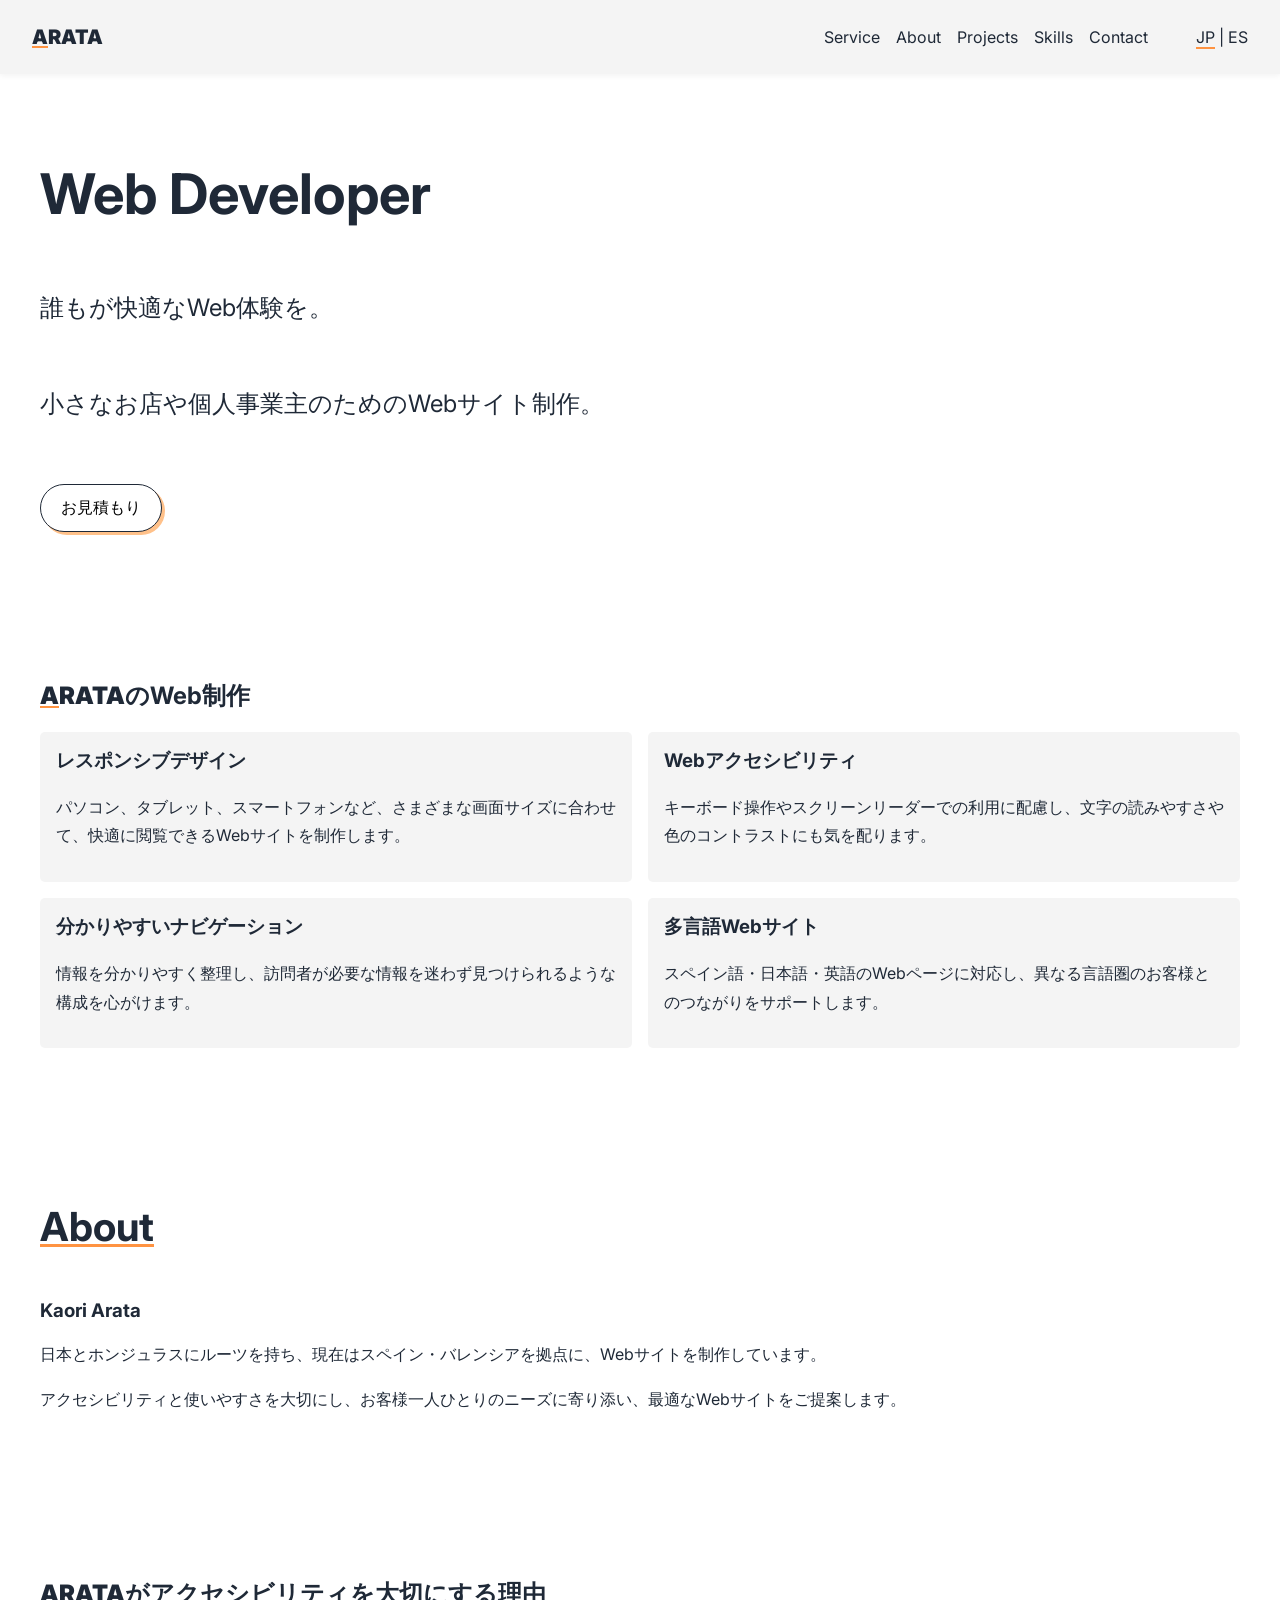
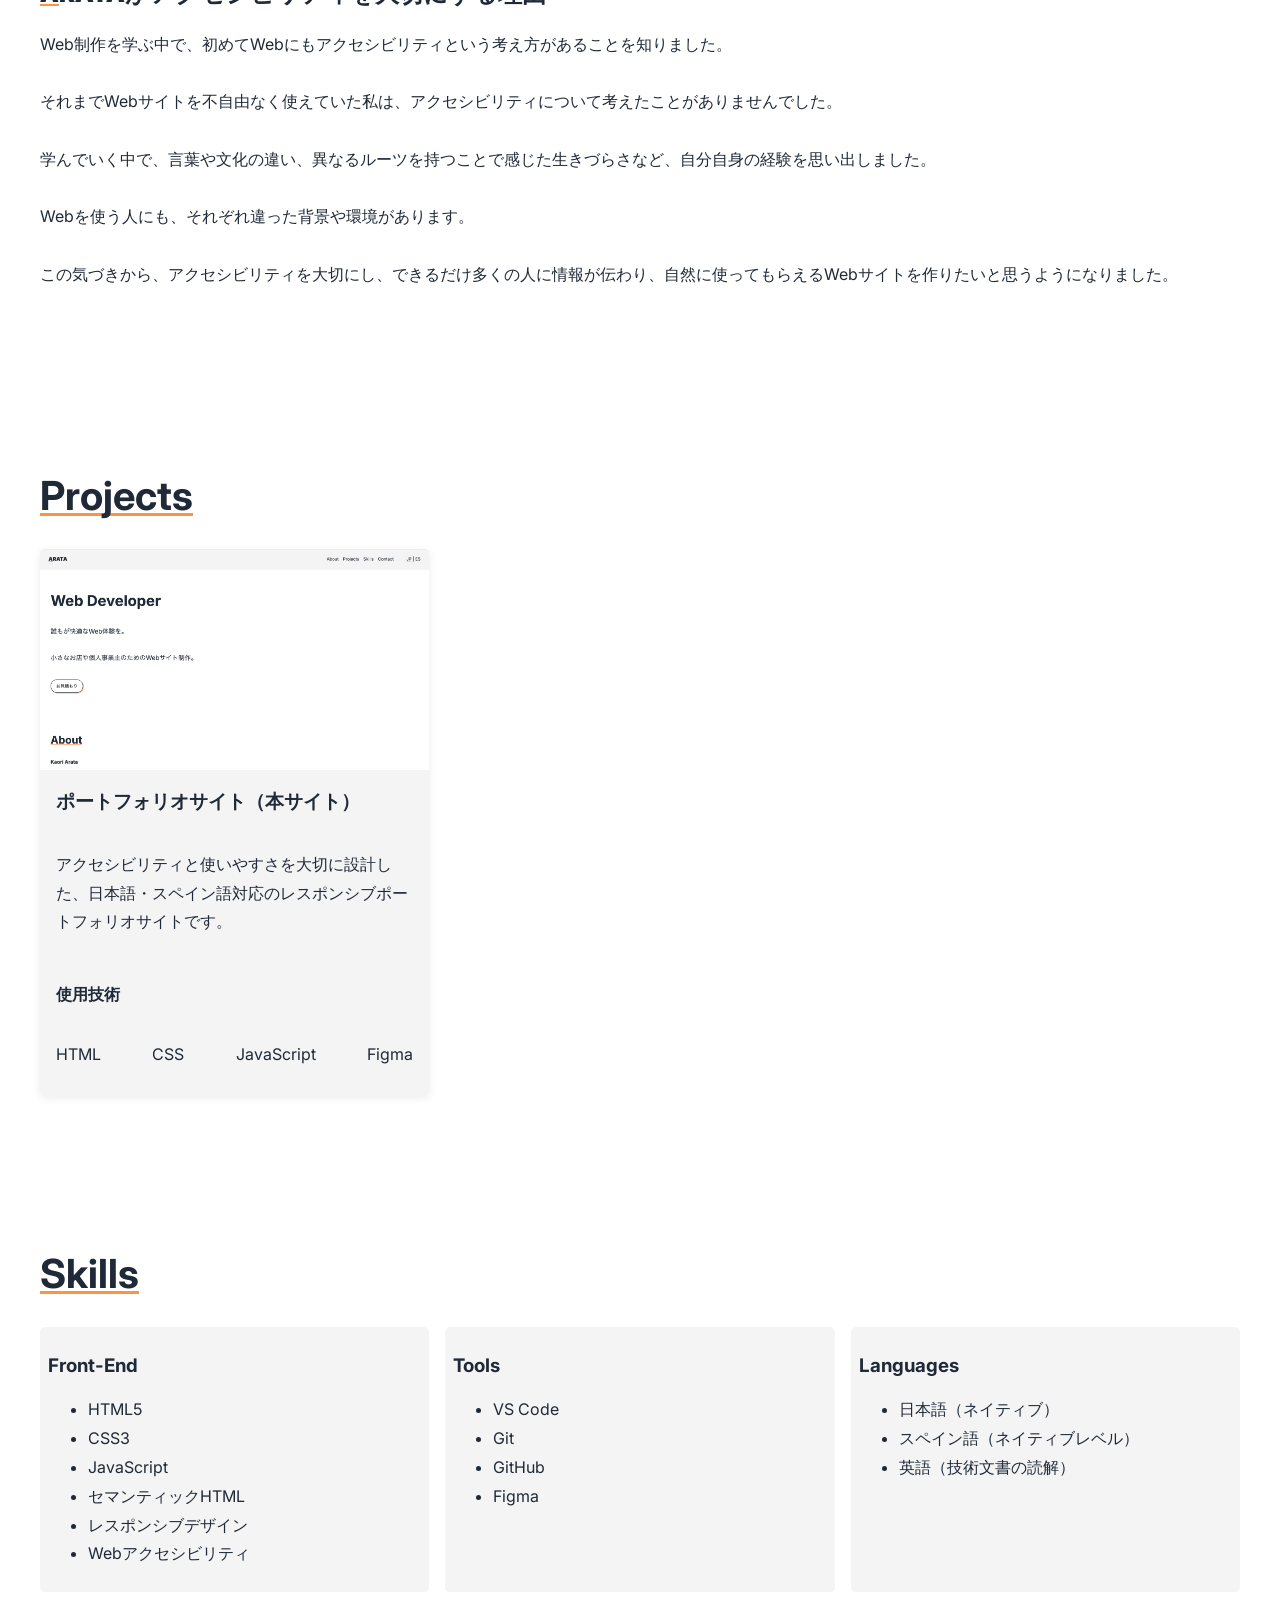
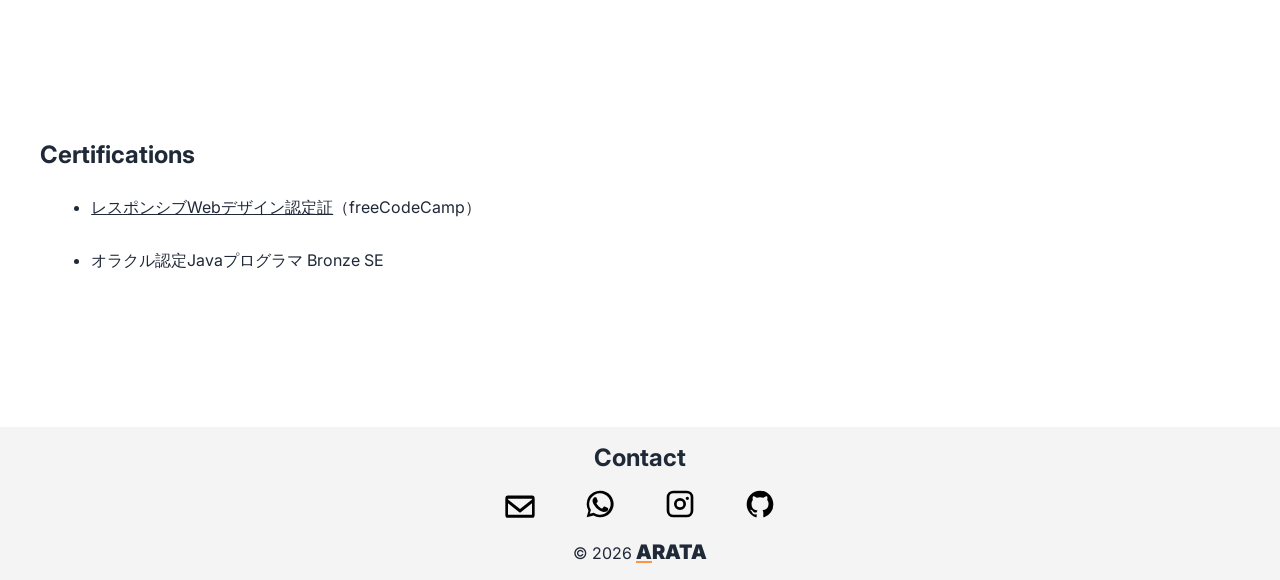
<file: index.html>
<!DOCTYPE html>
<html lang="ja">

<head>
    <meta charset="UTF-8">
    <meta name="viewport" content="width=device-width, initial-scale=1.0">
    <meta name="description" content="アクセシビリティとレスポンシブデザインを重視したWebサイトを制作しています。日本語・スペイン語対応のホームページ制作ならARATAへ。">
    <title>ARATA Web Developer | Portfolio</title>
    <link rel="preconnect" href="https://fonts.googleapis.com">
    <link rel="preconnect" href="https://fonts.gstatic.com" crossorigin>
    <link href="https://fonts.googleapis.com/css2?family=Inter:wght@100..900&display=swap" rel="stylesheet">
    <link rel="stylesheet" href="css/style.css">
</head>

<body>
    <a class="skip-link" href="#main">メインコンテンツへスキップ</a>
    <header>
        <h1 class="logo"><a href="#top"><span>A</span>RATA</a></h1>

        <button class="menu-toggle" type="button" aria-expanded="false" aria-controls="main-menu" aria-label="メニューを開く">
            <span></span>
            <span></span>
            <span></span>
        </button>

        <nav class="nav-bar" aria-label="メインナビゲーション">
            <ul id="main-menu">
                <li><a href="#services">Service</a></li>
                <li><a href="#about">About</a></li>
                <li><a href="#projects">Projects</a></li>
                <li><a href="#skills">Skills</a></li>
                <li><a href="#contact">Contact</a></li>
            </ul>

            <div class="language" aria-label="言語">
                <span class="jp" aria-current="page">JP</span>
                <span aria-hidden="true"> | </span>
                <a class="es" href="es/index.html">ES</a>
            </div>
        </nav>
    </header>
    <main id="main">
        <section class="hero" id="top">
            <h2>Web Developer</h2>
            <p>誰もが快適なWeb体験を。</p>
            <p>小さなお店や個人事業主のためのWebサイト制作。</p>
            <a class="hero-button" href="#contact">お見積もり</a>
        </section>

        <section class="services" id="services">
            <h2><span class="brand-name"><span>A</span>RATA</span>のWeb制作</h2>
            <div class="services-container">
                <article class="service-card">
                    <h3>レスポンシブデザイン</h3>
                    <p>パソコン、タブレット、スマートフォンなど、さまざまな画面サイズに合わせて、快適に閲覧できるWebサイトを制作します。</p>
                </article>

                <article class="service-card">
                    <h3>Webアクセシビリティ</h3>
                    <p>キーボード操作やスクリーンリーダーでの利用に配慮し、文字の読みやすさや色のコントラストにも気を配ります。</p>
                </article>

                <article class="service-card">
                    <h3>分かりやすいナビゲーション</h3>
                    <p>情報を分かりやすく整理し、訪問者が必要な情報を迷わず見つけられるような構成を心がけます。</p>
                </article>

                <article class="service-card">
                    <h3>多言語Webサイト</h3>
                    <p>スペイン語・日本語・英語のWebページに対応し、異なる言語圏のお客様とのつながりをサポートします。</p>
                </article>
            </div>
        </section>

        <section class="about" id="about">
            <h2 class="title">About</h2>
            <!--
            <img src="images/profile.jpg" alt="Kaori Arata">
            -->
            <h3>Kaori Arata</h3>
            <p>日本とホンジュラスにルーツを持ち、現在はスペイン・バレンシアを拠点に、Webサイトを制作しています。</p>
            <p>アクセシビリティと使いやすさを大切にし、お客様一人ひとりのニーズに寄り添い、最適なWebサイトをご提案します。
            </p>
        </section>

        <section class="philosophy">
            <h2><span class="brand-name"><span>A</span>RATA</span>がアクセシビリティを大切にする理由</h2>
            <p>Web制作を学ぶ中で、初めてWebにもアクセシビリティという考え方があることを知りました。</p>
            <p>それまでWebサイトを不自由なく使えていた私は、アクセシビリティについて考えたことがありませんでした。</p>
            <p>学んでいく中で、言葉や文化の違い、異なるルーツを持つことで感じた生きづらさなど、自分自身の経験を思い出しました。</p>
            <p>Webを使う人にも、それぞれ違った背景や環境があります。</p>
            <p>この気づきから、アクセシビリティを大切にし、できるだけ多くの人に情報が伝わり、自然に使ってもらえるWebサイトを作りたいと思うようになりました。</p>
        </section>

        <section class="projects" id="projects">
            <h2 class="title">Projects</h2>
            <div class="cards">
                <article class="card">
                    <img src="images/portfolio-jp.png" alt="ARATA Web Developerの日本語版ポートフォリオサイトのトップページ">
                    <h3>ポートフォリオサイト（本サイト）</h3>
                    <p>アクセシビリティと使いやすさを大切に設計した、日本語・スペイン語対応のレスポンシブポートフォリオサイトです。</p>
                    <h4>使用技術</h4>
                    <ul>
                        <li>HTML</li>
                        <li>CSS</li>
                        <li>JavaScript</li>
                        <li>Figma</li>
                    </ul>
                </article>
            </div>
        </section>

        <section class="skills" id="skills">
            <h2 class="title">Skills</h2>
            <div class="grid-skill">
                <div class="skill">
                    <h3>Front-End</h3>
                    <ul>
                        <li>HTML5</li>
                        <li>CSS3</li>
                        <li>JavaScript</li>
                        <li>セマンティックHTML</li>
                        <li>レスポンシブデザイン</li>
                        <li>Webアクセシビリティ</li>
                    </ul>
                </div>
                <div class="skill">
                    <h3>Tools</h3>
                    <ul>
                        <li>VS Code</li>
                        <li>Git</li>
                        <li>GitHub</li>
                        <li>Figma</li>
                    </ul>
                </div>
                <div class="skill">
                    <h3>Languages</h3>
                    <ul>
                        <li>日本語（ネイティブ）</li>
                        <li>スペイン語（ネイティブレベル）</li>
                        <li>英語（技術文書の読解）</li>
                    </ul>
                </div>
            </div>
        </section>

        <section class="certifications">
            <h2>Certifications</h2>
            <ul>
                <li>
                    <a href="https://www.freecodecamp.org/certification/kaori-arata/responsive-web-design-v9"
                        target="_blank" rel="noopener noreferrer">
                        レスポンシブWebデザイン認定証
                    </a>（freeCodeCamp）
                </li>
                <li>オラクル認定Javaプログラマ Bronze SE</li>
            </ul>
        </section>
    </main>

    <footer id="contact">
        <h2>Contact</h2>

        <div class="contact-links">
            <a href="mailto:kaoria.dev@gmail.com" aria-label="Mail">
                <svg xmlns="http://www.w3.org/2000/svg" viewBox="0 0 24 24" aria-hidden="true">
                    <path
                        d="M3 5h18a2 2 0 0 1 2 2v10a2 2 0 0 1-2 2H3a2 2 0 0 1-2-2V7a2 2 0 0 1 2-2zm0 2v.5l9 6 9-6V7H3zm18 10V9.9l-8.45 5.63a1 1 0 0 1-1.1 0L3 9.9V17h18z"
                        transform="translate(0 -0.4) scale(1 1.2)" />
                </svg>
            </a>
            <a href="https://wa.me/34623444684" target="_blank" rel="noopener noreferrer" aria-label="WhatsApp">
                <svg xmlns="http://www.w3.org/2000/svg" viewBox="0 0 24 24" aria-hidden="true">
                    <!-- circle -->
                    <path d="M12 2a10 10 0 0 0-8.66 15L2 22l5.18-1.36A10 10 0 1 0 12 2z
                            m0 2a8 8 0 1 1-4.1 14.87l-.55-.32-3.01.79.83-2.95-.34-.57A8 8 0 0 1 12 4z" />

                    <!-- phone -->
                    <path
                        d="M9.9 7.4c-.2 0-.5.1-.7.4-.3.3-1 1-1 2.4s1 2.8 1.2 3c.1.2 2 3.2 4.9 4.4.7.3 1.2.4 1.7.6.7.2 1.3.2 1.8.1.6-.1 1.7-.7 2-1.4.2-.7.2-1.3.1-1.4-.1-.1-.3-.2-.6-.3l-2-.9c-.3-.1-.5-.1-.7.2-.2.3-.7.9-.9 1.1-.2.2-.3.2-.6.1-.3-.1-1.2-.5-2.2-1.5-.9-.8-1.5-1.8-1.7-2.1-.2-.3 0-.5.1-.6.1-.1.3-.3.5-.5.1-.2.2-.3.3-.5.1-.2 0-.4 0-.5-.1-.1-.7-1.6-.9-2.2-.2-.6-.5-.5-.7-.5h-.6z"
                        transform="translate(-1.8 -0.4)" />
                </svg>
            </a>
            <a href="https://www.instagram.com/arata_dev_?igsh=cXR1aG8zaXQ3eGp3&utm_source=qr" target="_blank"
                rel="noopener noreferrer" aria-label="Instagram">
                <svg xmlns="http://www.w3.org/2000/svg" viewBox="0 0 24 24" aria-hidden="true">
                    <path
                        d="M7 2h10a5 5 0 0 1 5 5v10a5 5 0 0 1-5 5H7a5 5 0 0 1-5-5V7a5 5 0 0 1 5-5zm0 2a3 3 0 0 0-3 3v10a3 3 0 0 0 3 3h10a3 3 0 0 0 3-3V7a3 3 0 0 0-3-3H7zm5 3.5A4.5 4.5 0 1 1 7.5 12 4.5 4.5 0 0 1 12 7.5zm0 2A2.5 2.5 0 1 0 14.5 12 2.5 2.5 0 0 0 12 9.5zM17.5 6.5A1.25 1.25 0 1 1 16.25 7.75 1.25 1.25 0 0 1 17.5 6.5z" />
                </svg>
            </a>
            <a href="https://github.com/kaori-arata" target="_blank" rel="noopener noreferrer" aria-label="GitHub">
                <svg xmlns="http://www.w3.org/2000/svg" viewBox="0 0 24 24" aria-hidden="true">
                    <path
                        d="M12 2C6.48 2 2 6.58 2 12.26c0 4.54 2.87 8.39 6.84 9.75.5.1.68-.22.68-.49 0-.24-.01-.89-.01-1.75-2.78.62-3.37-1.37-3.37-1.37-.46-1.2-1.11-1.52-1.11-1.52-.91-.64.07-.63.07-.63 1 .07 1.53 1.06 1.53 1.06.9 1.57 2.36 1.12 2.94.86.09-.67.35-1.12.64-1.38-2.22-.26-4.56-1.14-4.56-5.07 0-1.12.39-2.03 1.03-2.75-.1-.26-.45-1.3.1-2.71 0 0 .84-.28 2.75 1.05a9.2 9.2 0 0 1 5-.02c1.91-1.33 2.75-1.05 2.75-1.05.55 1.41.2 2.45.1 2.71.64.72 1.03 1.63 1.03 2.75 0 3.94-2.35 4.8-4.59 5.05.36.32.68.95.68 1.91 0 1.38-.01 2.49-.01 2.83 0 .27.18.6.69.49A10.27 10.27 0 0 0 22 12.26C22 6.58 17.52 2 12 2z" />
                </svg>
            </a>
        </div>
        <span class="copyright">
            &copy; 2026
            <span class="logo"><span>A</span>RATA</span>
        </span>
    </footer>
    <script src="js/script.js"></script>
</body>

</html>
</file>
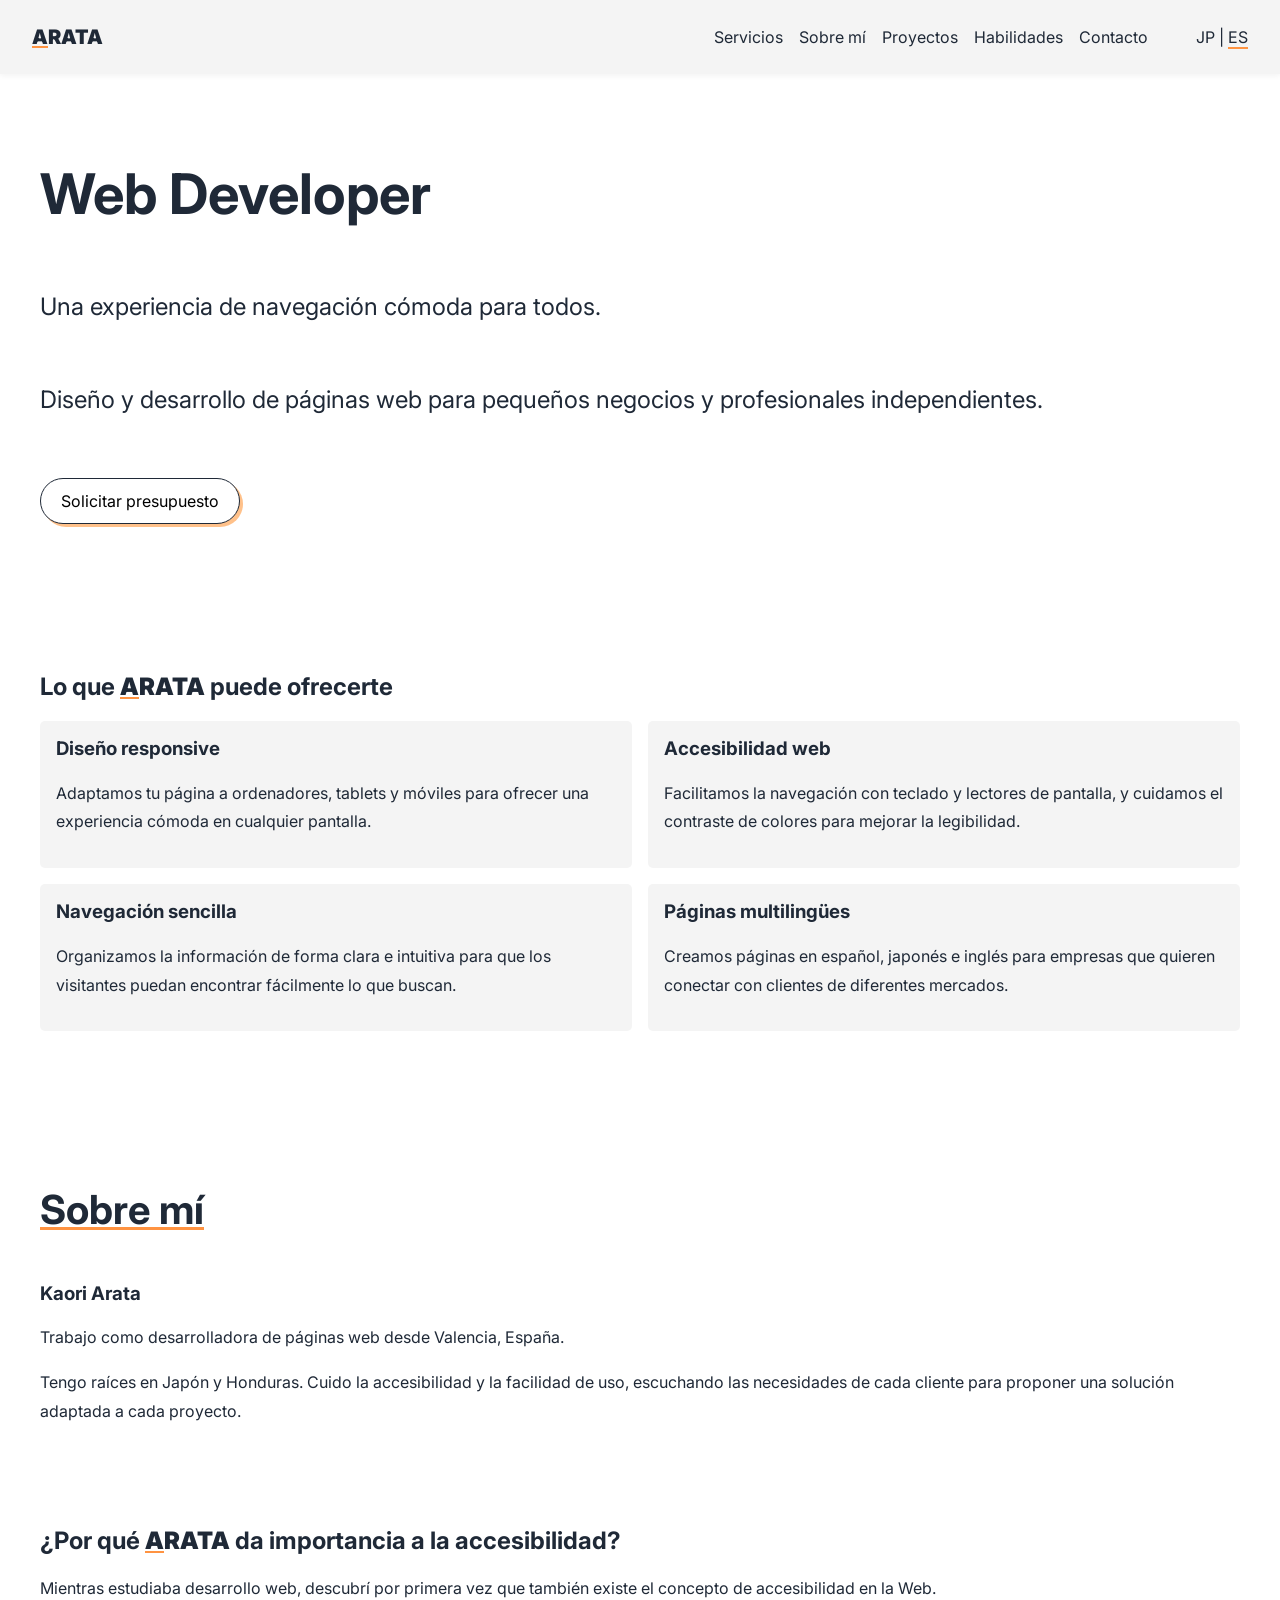
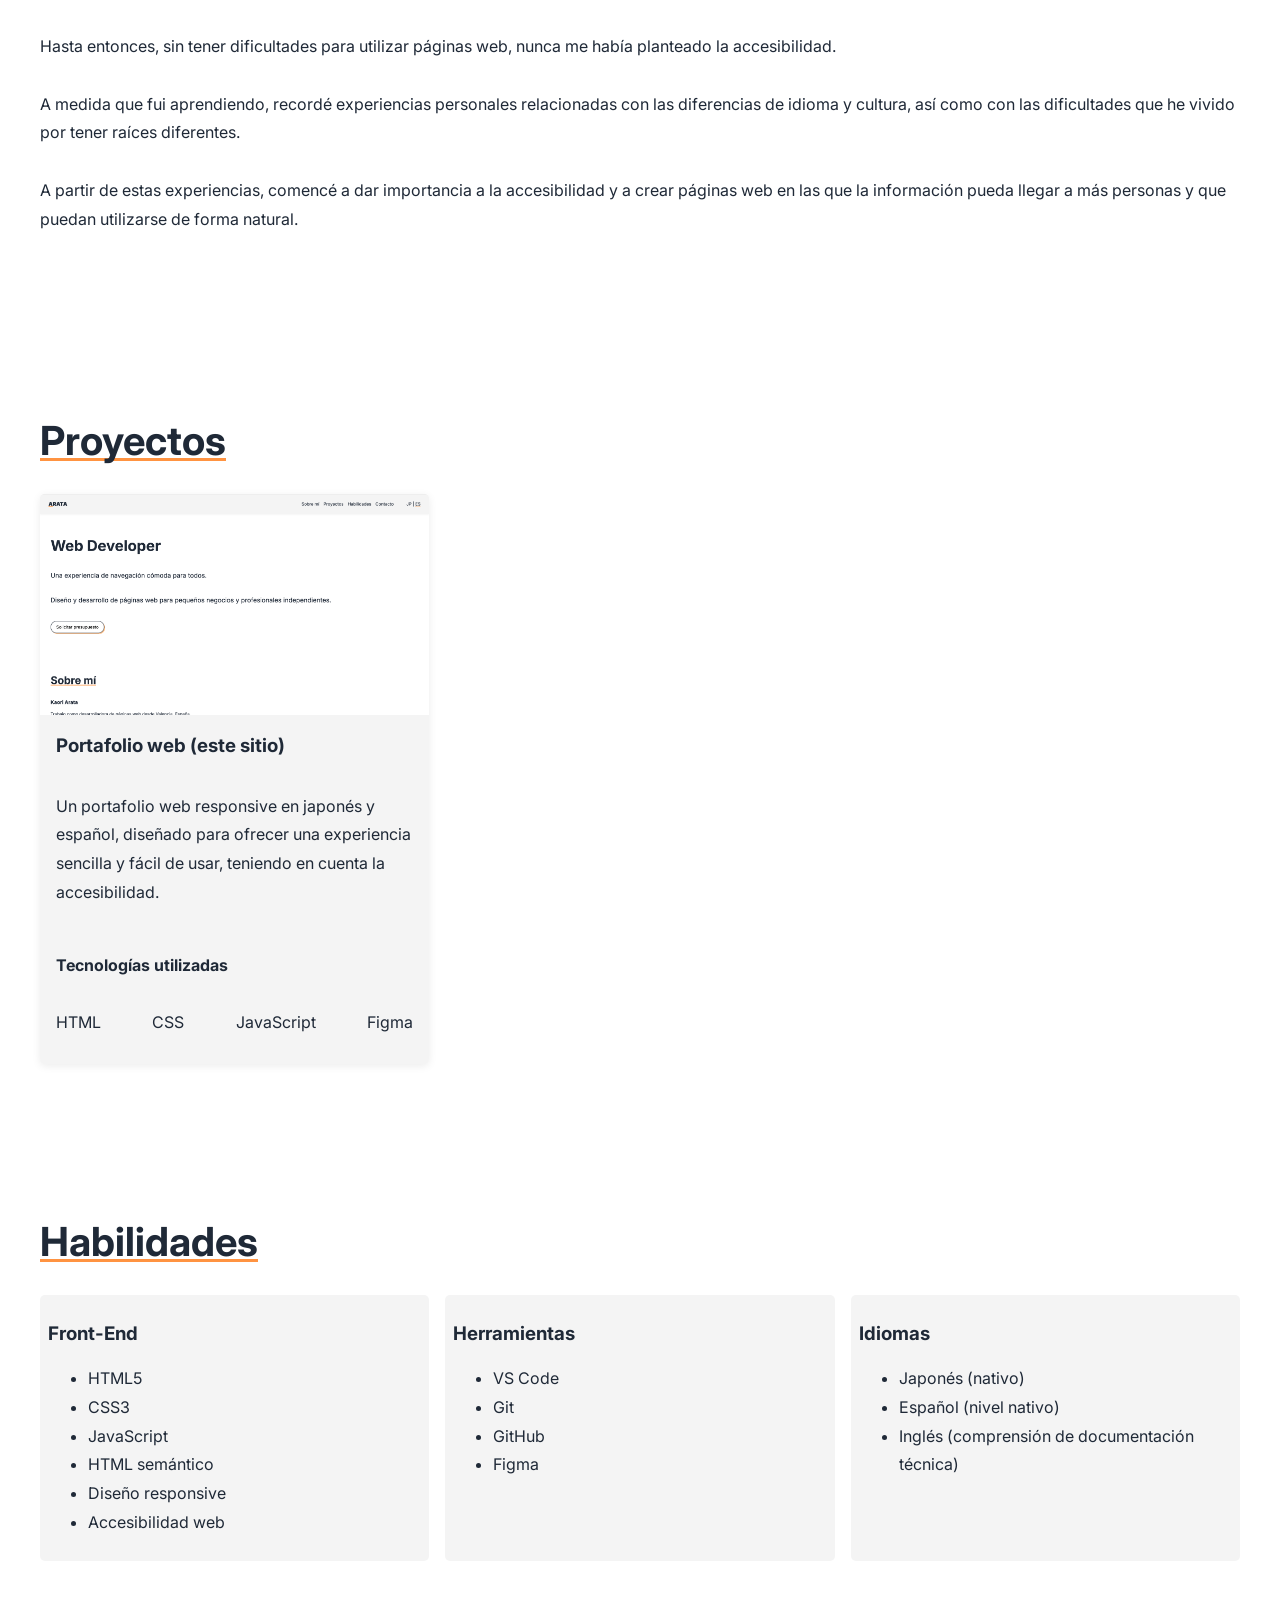
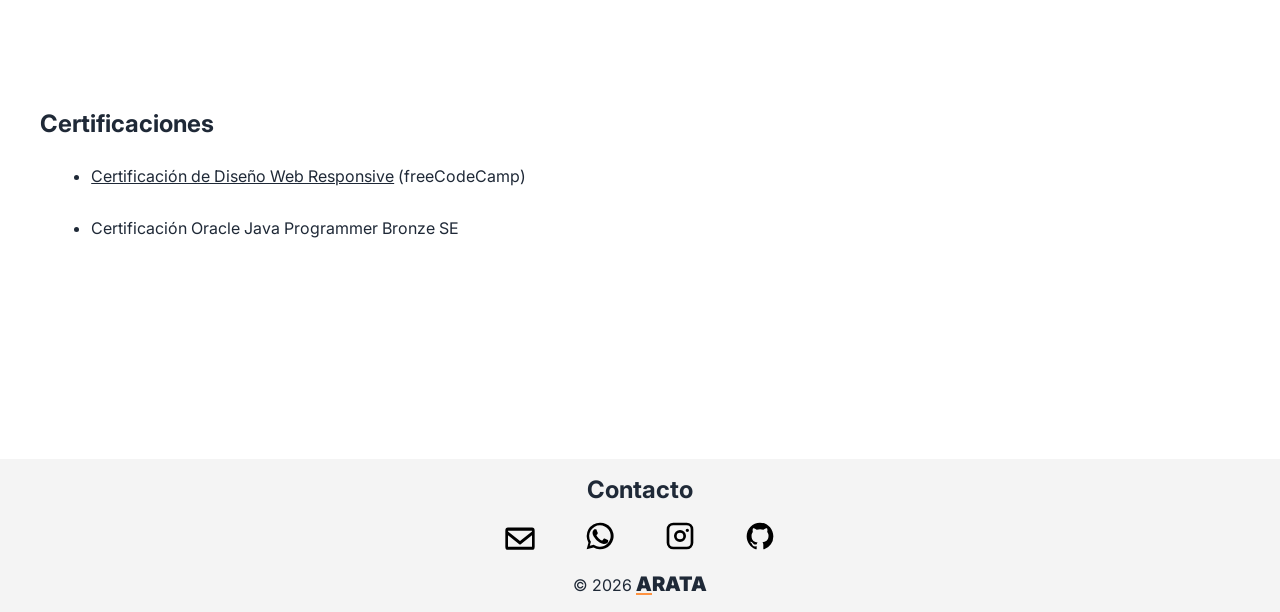
<file: es/index.html>
<!DOCTYPE html>
<html lang="es">

<head>
    <meta charset="UTF-8">
    <meta name="viewport" content="width=device-width, initial-scale=1.0">
    <meta name="description"
        content="Creo sitios web accesibles y responsive, pensados para ofrecer una experiencia sencilla y fácil de usar. Desarrollo sitios web en español y japonés.">
    <title>ARATA Web Developer | Portfolio</title>
    <link rel="preconnect" href="https://fonts.googleapis.com">
    <link rel="preconnect" href="https://fonts.gstatic.com" crossorigin>
    <link href="https://fonts.googleapis.com/css2?family=Inter:wght@100..900&display=swap" rel="stylesheet">
    <link rel="stylesheet" href="../css/style.css">
</head>

<body>
    <a class="skip-link" href="#main">Saltar al contenido principal</a>
    <header>
        <h1 class="logo"><a href="#top"><span>A</span>RATA</a></h1>

        <button class="menu-toggle" type="button" aria-expanded="false" aria-controls="main-menu"
            aria-label="Abrir menú">
            <span></span>
            <span></span>
            <span></span>
        </button>

        <nav class="nav-bar" aria-label="Navegación principal">
            <ul id="main-menu">
                <li><a href="#services">Servicios</a></li>
                <li><a href="#about">Sobre mí</a></li>
                <li><a href="#projects">Proyectos</a></li>
                <li><a href="#skills">Habilidades</a></li>
                <li><a href="#contact">Contacto</a></li>
            </ul>

            <div class="language" aria-label="Idioma">
                <a class="jp" href="../index.html">JP</a>
                <span aria-hidden="true"> | </span>
                <span class="es" aria-current="page">ES</span>
            </div>
        </nav>
    </header>
    <main id="main">
        <section class="hero" id="top">
            <h2>Web Developer</h2>
            <p>Una experiencia de navegación cómoda para todos.</p>
            <p>Diseño y desarrollo de páginas web para pequeños negocios y profesionales independientes.</p>

            <a class="hero-button" href="#contact">Solicitar presupuesto</a>
        </section>

        <section class="services" id="services">
            <h2>Lo que <span class="brand-name"><span>A</span>RATA</span> puede ofrecerte</h2>
            <div class="services-container">
                <article class="service-card">
                    <h3>Diseño responsive</h3>
                    <p>Adaptamos tu página a ordenadores, tablets y móviles para ofrecer una experiencia cómoda en
                        cualquier pantalla.</p>
                </article>

                <article class="service-card">
                    <h3>Accesibilidad web</h3>
                    <p>Facilitamos la navegación con teclado y lectores de pantalla, y cuidamos el contraste de colores
                        para
                        mejorar la legibilidad.</p>
                </article>

                <article class="service-card">
                    <h3>Navegación sencilla</h3>
                    <p>Organizamos la información de forma clara e intuitiva para que los visitantes puedan encontrar
                        fácilmente lo que buscan.</p>
                </article>

                <article class="service-card">
                    <h3>Páginas multilingües</h3>
                    <p>Creamos páginas en español, japonés e inglés para empresas que quieren conectar con clientes de
                        diferentes mercados.</p>
                </article>
            </div>
        </section>

        <section class="about" id="about">
            <h2 class="title">Sobre mí</h2>
            <!--
            <img src="../images/profile.jpg" alt="Kaori Arata">
            -->
            <h3>Kaori Arata</h3>
            <p>Trabajo como desarrolladora de páginas web desde Valencia, España.</p>
            <p>Tengo raíces en Japón y Honduras. Cuido la accesibilidad y la facilidad de uso, escuchando las
                necesidades de cada cliente para proponer una solución adaptada a cada proyecto.
            </p>
        

        <section class="philosophy">
            <h2>¿Por qué <span class="brand-name"><span>A</span>RATA</span> da importancia a la accesibilidad?</h2>
            <p>Mientras estudiaba desarrollo web, descubrí por primera vez que también existe el concepto de
                accesibilidad en la Web.</p>

            <p>Hasta entonces, sin tener dificultades para utilizar páginas web, nunca me había planteado la
                accesibilidad.</p>

            <p>A medida que fui aprendiendo, recordé experiencias personales relacionadas con las diferencias de idioma
                y cultura, así como con las dificultades que he vivido por tener raíces diferentes.</p>

            <p>A partir de estas experiencias, comencé a dar importancia a la accesibilidad y a crear páginas web en las
                que la información pueda llegar a más personas y que puedan utilizarse de forma natural.</p>
        </section>

        <section class="projects" id="projects">
            <h2 class="title">Proyectos</h2>
            <div class="cards">
                <article class="card">
                    <img src="../images/portfolio-es.png"
                        alt="Página de inicio del portafolio web de ARATA Web Developer en español">

                    <h3>Portafolio web (este sitio)</h3>

                    <p>Un portafolio web responsive en japonés y español, diseñado para ofrecer una experiencia sencilla
                        y fácil de usar, teniendo en cuenta la accesibilidad.</p>

                    <h4>Tecnologías utilizadas</h4>
                    <ul>
                        <li>HTML</li>
                        <li>CSS</li>
                        <li>JavaScript</li>
                        <li>Figma</li>
                    </ul>
                </article>
            </div>
        </section>

        <section class="skills" id="skills">
            <h2 class="title">Habilidades</h2>
            <div class="grid-skill">
                <div class="skill">
                    <h3>Front-End</h3>
                    <ul>
                        <li>HTML5</li>
                        <li>CSS3</li>
                        <li>JavaScript</li>
                        <li>HTML semántico</li>
                        <li>Diseño responsive</li>
                        <li>Accesibilidad web</li>
                    </ul>
                </div>
                <div class="skill">
                    <h3>Herramientas</h3>
                    <ul>
                        <li>VS Code</li>
                        <li>Git</li>
                        <li>GitHub</li>
                        <li>Figma</li>
                    </ul>
                </div>
                <div class="skill">
                    <h3>Idiomas</h3>
                    <ul>
                        <li>Japonés (nativo)</li>
                        <li>Español (nivel nativo)</li>
                        <li>Inglés (comprensión de documentación técnica)</li>
                    </ul>
                </div>
            </div>
        </section>

        <section class="certifications">
            <h2>Certificaciones</h2>
            <ul>
                <li>
                    <a href="https://www.freecodecamp.org/certification/kaori-arata/responsive-web-design-v9"
                        target="_blank" rel="noopener noreferrer">
                        Certificación de Diseño Web Responsive
                    </a> (freeCodeCamp)
                </li>
                <li>Certificación Oracle Java Programmer Bronze SE</li>
            </ul>
        </section>
    </main>

    <footer id="contact">
        <h2>Contacto</h2>

        <div class="contact-links">
            <a href="mailto:kaoria.dev@gmail.com" aria-label="Mail">
                <svg xmlns="http://www.w3.org/2000/svg" viewBox="0 0 24 24" aria-hidden="true">
                    <path
                        d="M3 5h18a2 2 0 0 1 2 2v10a2 2 0 0 1-2 2H3a2 2 0 0 1-2-2V7a2 2 0 0 1 2-2zm0 2v.5l9 6 9-6V7H3zm18 10V9.9l-8.45 5.63a1 1 0 0 1-1.1 0L3 9.9V17h18z"
                        transform="translate(0 -0.4) scale(1 1.2)" />
                </svg>
            </a>
            <a href="https://wa.me/34623444684" target="_blank" rel="noopener noreferrer" aria-label="WhatsApp">
                <svg xmlns="http://www.w3.org/2000/svg" viewBox="0 0 24 24" aria-hidden="true">
                    <!-- circle -->
                    <path d="M12 2a10 10 0 0 0-8.66 15L2 22l5.18-1.36A10 10 0 1 0 12 2z
                m0 2a8 8 0 1 1-4.1 14.87l-.55-.32-3.01.79.83-2.95-.34-.57A8 8 0 0 1 12 4z" />

                    <!-- phone -->
                    <path
                        d="M9.9 7.4c-.2 0-.5.1-.7.4-.3.3-1 1-1 2.4s1 2.8 1.2 3c.1.2 2 3.2 4.9 4.4.7.3 1.2.4 1.7.6.7.2 1.3.2 1.8.1.6-.1 1.7-.7 2-1.4.2-.7.2-1.3.1-1.4-.1-.1-.3-.2-.6-.3l-2-.9c-.3-.1-.5-.1-.7.2-.2.3-.7.9-.9 1.1-.2.2-.3.2-.6.1-.3-.1-1.2-.5-2.2-1.5-.9-.8-1.5-1.8-1.7-2.1-.2-.3 0-.5.1-.6.1-.1.3-.3.5-.5.1-.2.2-.3.3-.5.1-.2 0-.4 0-.5-.1-.1-.7-1.6-.9-2.2-.2-.6-.5-.5-.7-.5h-.6z"
                        transform="translate(-1.8 -0.4)" />
                </svg>
            </a>
            <a href="https://www.instagram.com/arata_dev_?igsh=cXR1aG8zaXQ3eGp3&utm_source=qr" target="_blank"
                rel="noopener noreferrer" aria-label="Instagram">
                <svg xmlns="http://www.w3.org/2000/svg" viewBox="0 0 24 24" aria-hidden="true">
                    <path
                        d="M7 2h10a5 5 0 0 1 5 5v10a5 5 0 0 1-5 5H7a5 5 0 0 1-5-5V7a5 5 0 0 1 5-5zm0 2a3 3 0 0 0-3 3v10a3 3 0 0 0 3 3h10a3 3 0 0 0 3-3V7a3 3 0 0 0-3-3H7zm5 3.5A4.5 4.5 0 1 1 7.5 12 4.5 4.5 0 0 1 12 7.5zm0 2A2.5 2.5 0 1 0 14.5 12 2.5 2.5 0 0 0 12 9.5zM17.5 6.5A1.25 1.25 0 1 1 16.25 7.75 1.25 1.25 0 0 1 17.5 6.5z" />
                </svg>
            </a>
            <a href="https://github.com/kaori-arata" target="_blank" rel="noopener noreferrer" aria-label="GitHub">
                <svg xmlns="http://www.w3.org/2000/svg" viewBox="0 0 24 24" aria-hidden="true">
                    <path
                        d="M12 2C6.48 2 2 6.58 2 12.26c0 4.54 2.87 8.39 6.84 9.75.5.1.68-.22.68-.49 0-.24-.01-.89-.01-1.75-2.78.62-3.37-1.37-3.37-1.37-.46-1.2-1.11-1.52-1.11-1.52-.91-.64.07-.63.07-.63 1 .07 1.53 1.06 1.53 1.06.9 1.57 2.36 1.12 2.94.86.09-.67.35-1.12.64-1.38-2.22-.26-4.56-1.14-4.56-5.07 0-1.12.39-2.03 1.03-2.75-.1-.26-.45-1.3.1-2.71 0 0 .84-.28 2.75 1.05a9.2 9.2 0 0 1 5-.02c1.91-1.33 2.75-1.05 2.75-1.05.55 1.41.2 2.45.1 2.71.64.72 1.03 1.63 1.03 2.75 0 3.94-2.35 4.8-4.59 5.05.36.32.68.95.68 1.91 0 1.38-.01 2.49-.01 2.83 0 .27.18.6.69.49A10.27 10.27 0 0 0 22 12.26C22 6.58 17.52 2 12 2z" />
                </svg>
            </a>
        </div>

        <span class="copyright">
            &copy; 2026
            <span class="logo"><span>A</span>RATA</span>
        </span>
    </footer>

    <script src="../js/script.js"></script>
</body>

</html>
</file>
<file: css/style.css>
*,
*::before,
*::after {
    box-sizing: border-box;
}

html {
    scroll-behavior: smooth;
}

body {
    margin: 0;
    font-family: "Inter", Arial, sans-serif;
    color: #1f2937;
}

a {
    color: inherit;
    display: inline-block;
    transition: transform 0.2s ease;
}

.logo a,
nav a {
    text-decoration: none;
}

a:hover {
    transform: scale(1.05);
}

a:focus-visible {
    outline: 2px solid #000;
    outline-offset: 3px;
}

.skip-link {
    position: absolute;
    left: -9999px;
}

.skip-link:focus {
    left: 1rem;
    top: 1rem;
    padding: 0.75rem 1rem;
    background-color: #fff;
    color: #000;
    z-index: 1000;
}

header {
    width: 100%;
    display: flex;
    padding: 0 1rem;
    background-color: #f4f4f4;
    position: fixed;
    top: 0;
    left: 0;
    justify-content: space-between;
    align-items: center;
    z-index: 100;
    box-shadow: 0 2px 6px 0 rgba(0, 0, 0, 0.05);
}

.logo {
    display: inline-block;
    font-size: 1.25rem;
    font-weight: 900;
    margin: 0;
}

.logo span {
    display: inline-block;
    line-height: 0.85;
    border-bottom: 0.1em solid #FF9341;
}

nav {
    display: flex;
    align-items: center;
}

nav li {
    list-style: none;
}

[aria-current="page"] {
    color: inherit;
    border-bottom: 2px solid #FF9341;
}

main {
    padding: 6rem 1rem 4rem;
}

.hero {
    padding: 4rem 0;
    display: flex;
    flex-direction: column;
    gap: 4rem;
}

.hero h2 {
    font-size: 2rem;
}

.hero h2,
.hero p {
    margin: 0;
}

.hero-button {
    display: inline-block;
    width: fit-content;
    padding: 0.75rem 1.25rem;
    border: 1.5px solid #1F2937;
    text-decoration: none;
    color: #000;
    background-color: #fff;
    border-radius: 50px;
    box-shadow: 3px 3px 0 #ffc18a;
}

.hero-button:hover {
    background-color: #1F2937;
    color: #fff;
    font-weight: 600;
}

.hero-button:focus-visible {
    outline: 3px solid #000;
    outline-offset: 3px;
}

.about,
.philosophy,
.services,
.projects,
.skills,
.certifications {
    padding: 4rem 0;
}

.title {
    display: inline-block;
    font-size: 2.5rem;
    line-height: 0.85;
    border-bottom: 3px solid #FF9341;
}

.about p {
    line-height: 1.8;
}

.philosophy p {
    line-height: 1.8;
    margin-bottom: 1.8rem;
}

.cards {
    display: grid;
    gap: 1rem;
}

.services-container {
    display: grid;
    gap: 1rem;
}

.service-card {
    background-color: #f4f4f4;
    border-radius: 5px;
    padding: 1rem;
}

.service-card h3 {
    margin-top: 0;
}

.service-card p {
    line-height: 1.8;
}

.services h2 .brand-name,
.philosophy h2 .brand-name {
    font-weight: 900;
}

.services h2 .brand-name span,
.philosophy h2 .brand-name span {
    display: inline-block;
    line-height: 0.85;
    border-bottom: 0.11em solid #ff9341;
}

.card {
    background-color: #f4f4f4;
    border-radius: 5px;
    box-shadow: 0 2px 8px rgba(0, 0, 0, 0.08);
}

.card img {
    display: block;
    width: 100%;
    height: auto;
    border-radius: 5px 5px 0 0;
}

.card h3,
.card h4 {
    padding: 0 1rem;
}

.card p {
    line-height: 1.8;
    margin-bottom: 2rem;
    padding: 1rem 1rem;
}

.card ul {
    display: flex;
    justify-content: space-between;
    padding: 1rem 0;
}

.card li {
    list-style: none;
    padding: 0 1rem;
}

.skill {
    padding: 0.5rem;
}

.skill li {
    line-height: 1.8;
}

.certifications li {
    margin: 1.5rem 0.7rem;
    line-height: 1.8;
}

footer {
    background-color: #f4f4f4;
    padding: 1rem;
    display: flex;
    flex-direction: column;
    align-items: center;
    gap: 1rem;
}

footer h2 {
    margin: 0rem;
}

.contact-links {
    display: flex;
    justify-content: center;
    align-items: center;
    gap: 3rem;
}

.contact-links svg {
    width: 2rem;
    height: 2rem;
}

@media (prefers-reduced-motion: reduce) {
    html {
        scroll-behavior: auto;
    }

    a {
        transition: none;
    }
}

.menu-toggle {
    display: none;
    background: none;
    border: none;
    padding: 0.5rem;
    cursor: pointer;
}

.menu-toggle:focus-visible {
    outline: 2px solid #000;
    outline-offset: 3px;
}

.menu-toggle span {
    display: block;
    width: 1.5rem;
    height: 2px;
    margin: 5px 0;
    background-color: #000;
    transition: transform 0.2s ease, opacity 0.2s ease;
}

.menu-toggle.is-open span:nth-child(1) {
    transform: translateY(7px) rotate(45deg);
}

.menu-toggle.is-open span:nth-child(2) {
    opacity: 0;
}

.menu-toggle.is-open span:nth-child(3) {
    transform: translateY(-7px) rotate(-45deg);
}

@media (max-width: 767px) {
    header {
        padding-top: max(0.5rem, env(safe-area-inset-top));
    }

    .menu-toggle {
        display: block;
    }

    .nav-bar {
        display: none;
        position: absolute;
        top: 100%;
        right: 0;
        padding: 1rem 2rem;
        background-color: #f4f4f4;
    }

    .nav-bar ul {
        margin: 0;
        padding: 0;
    }

    .nav-bar li {
        margin-bottom: 1rem;
    }

    .nav-bar.is-open {
        display: block;
    }
}

@media (min-width: 768px) {
    main {
        padding: 6rem 2.5rem 4rem;
    }


    header {
        padding: 0.7rem 2rem;
    }

    nav ul {
        display: flex;
        gap: 1rem;
        padding-right: 3rem;
    }

    .hero h2 {
        font-size: 3.5rem;
    }

    .hero p {
        font-size: 1.5rem;
    }

    .cards {
        grid-template-columns: repeat(3, 1fr);
    }

    .services-container {
        grid-template-columns: repeat(2, 1fr);
    }

    .grid-skill {
        display: grid;
        grid-template-columns: repeat(3, 1fr);
        gap: 1rem;
    }

    .skill {
        background-color: #f4f4f4;
        border-radius: 5px;
    }
}
</file>
